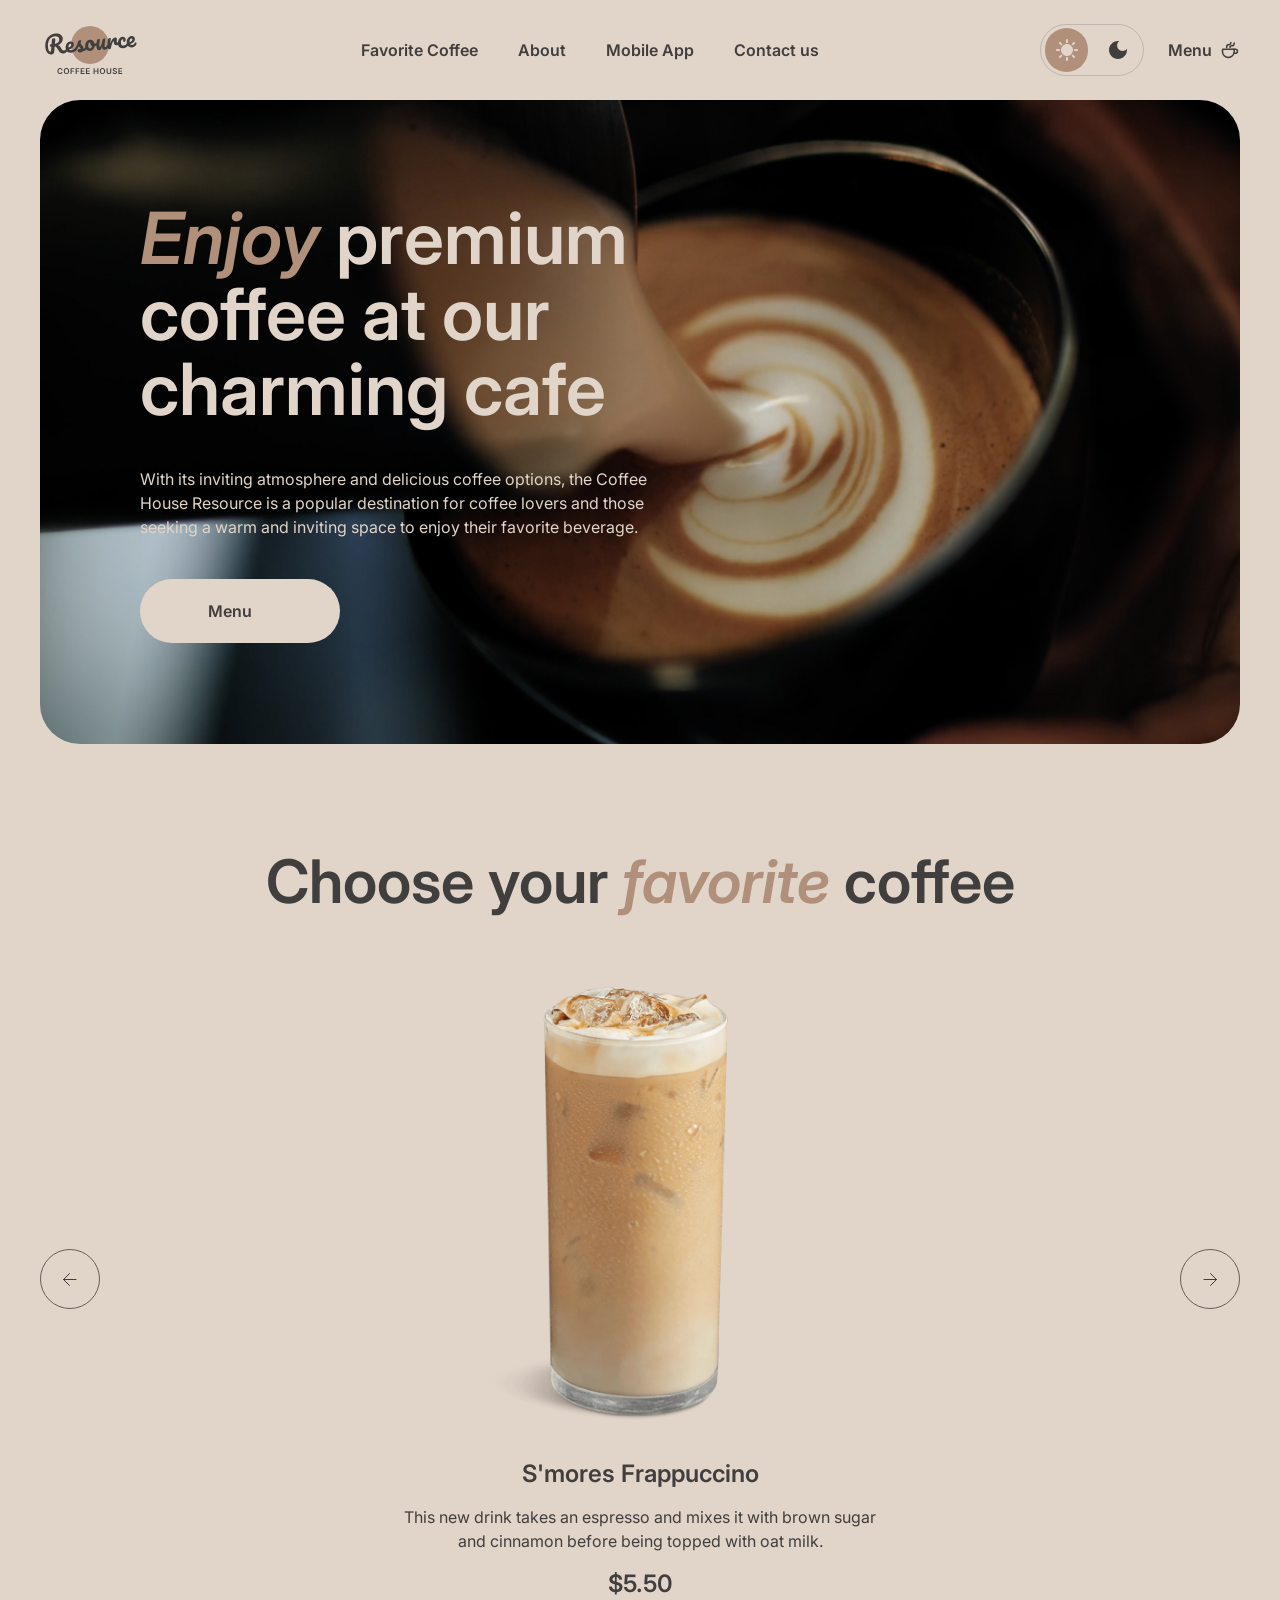
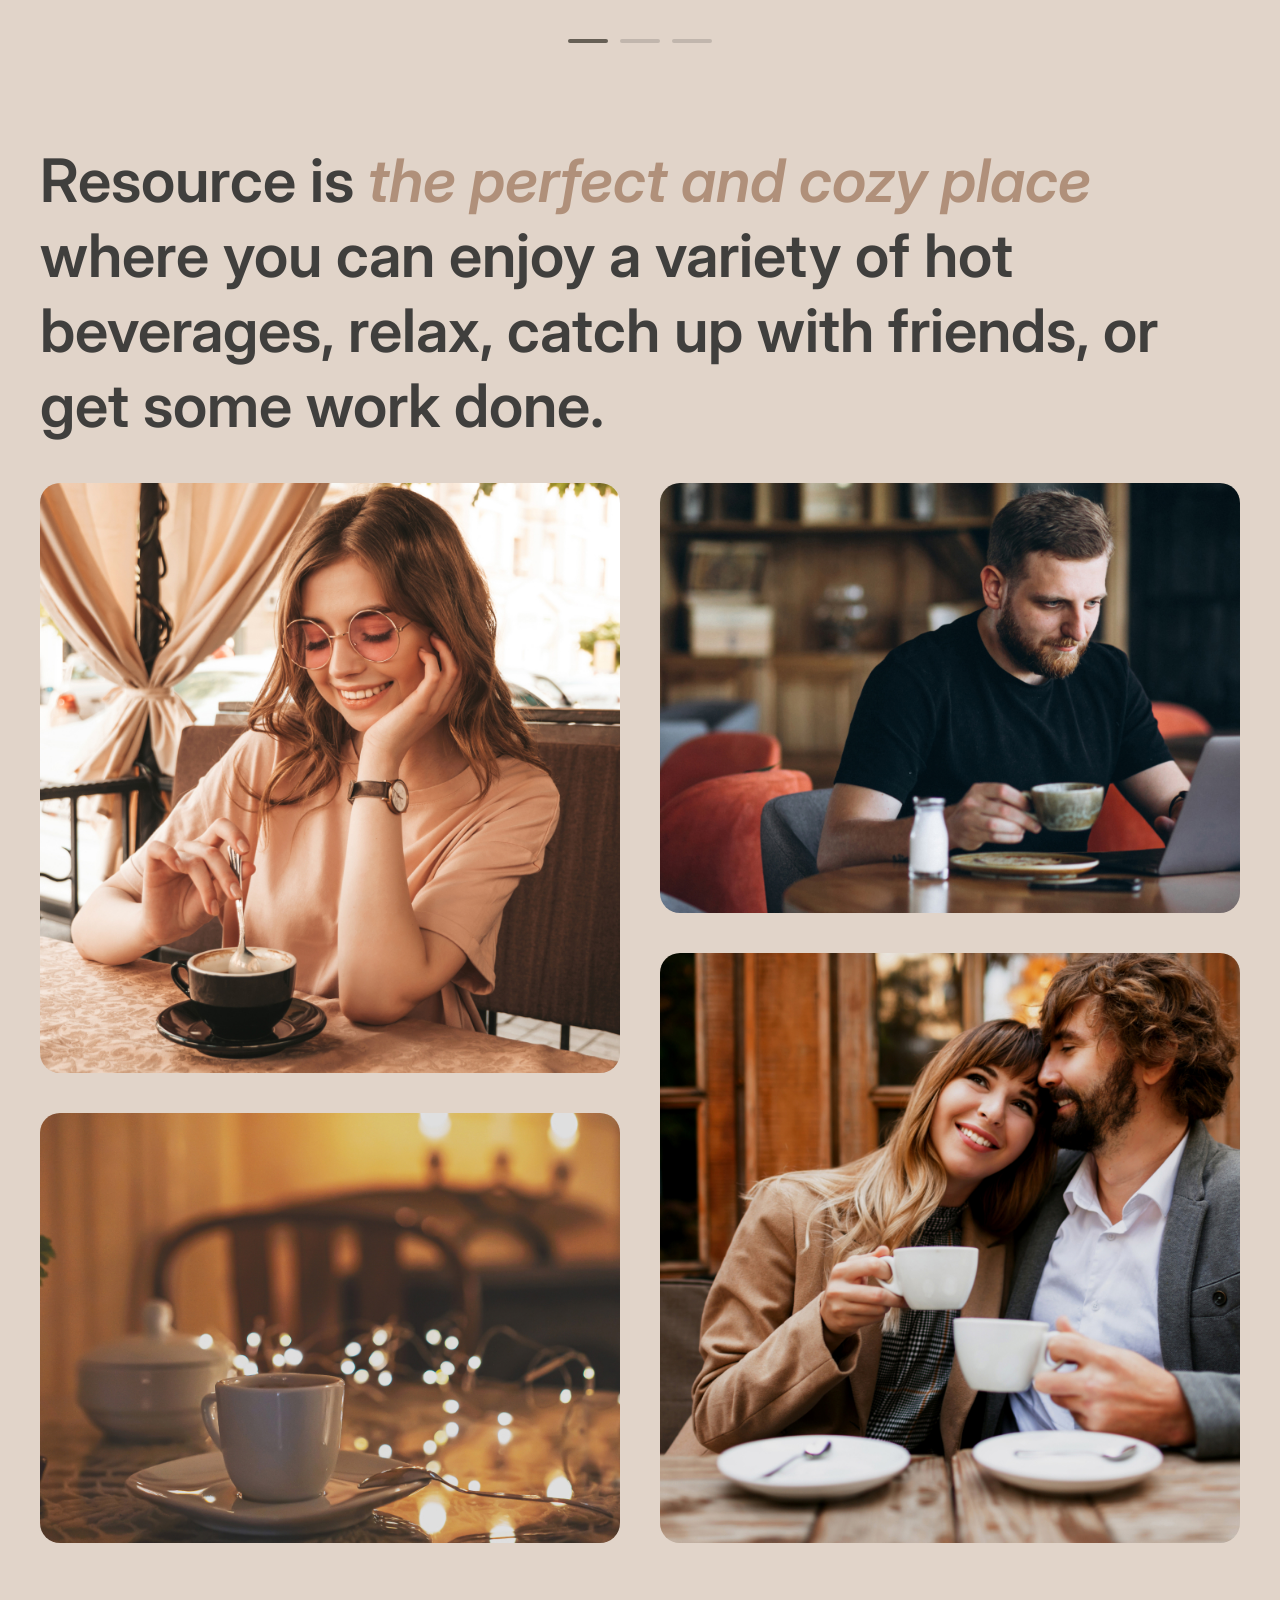
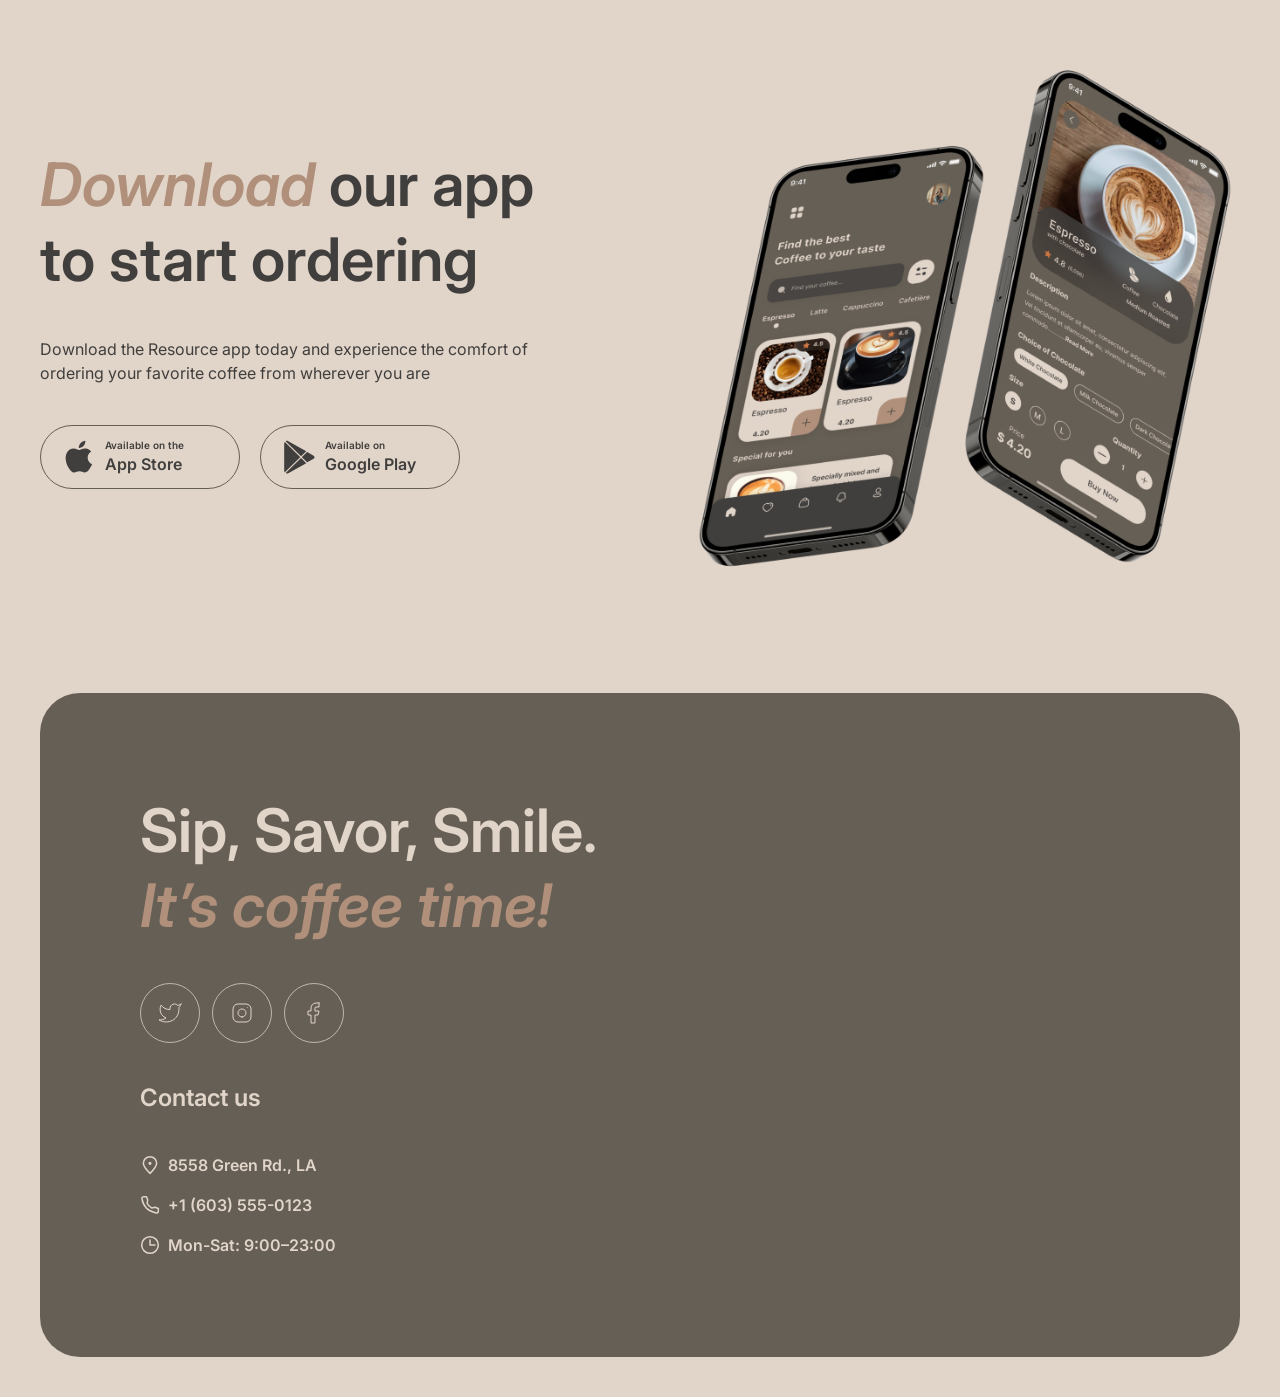
<file: index.html>
<!DOCTYPE html>
<html lang="en">

<head>
  <meta charset="UTF-8">
  <meta http-equiv="X-UA-Compatible" content="IE=edge">
  <meta name="viewport" content="width=device-width, initial-scale=1.0">
  <link rel="preconnect" href="https://fonts.googleapis.com">
  <link rel="preconnect" href="https://fonts.gstatic.com" crossorigin>
  <link href="https://fonts.googleapis.com/css2?family=Inter:ital,wght@0,400;0,600;1,600&display=swap" rel="stylesheet">

  <link rel="icon" href="./assets/icons/coffee-cup.svg" type="image/svg+xml">
  <title>Coffee House</title>

  <link rel="stylesheet" href="./css/global.css">
  <link rel="stylesheet" href="./css/style.css">
  <link rel="stylesheet" href="./css/tablet.css">
  <link rel="stylesheet" href="./css/mobile.css">

</head>

<body>
  <header class="header">
    <div class="header__inner container">
      <a href="./index.html" aria-label="Coffee House home" class="logo">
        <img src="./assets/icons/logo.svg" alt="Coffee House" class="logo__img logo__img--light">
        <img src="./assets/icons/logo-dark.svg" alt="Coffee House" class="logo__img logo__img--dark">
      </a>

      <nav class="nav">
        <ul class="nav__list">
          <li class="nav__item">
            <a href="#favorite-coffee" class="nav__link">Favorite Coffee</a>
          </li>
          <li class="nav__item">
            <a href="#about" class="nav__link">About</a>
          </li>
          <li class="nav__item">
            <a href="#mobile-app" class="nav__link">Mobile App</a>
          </li>
          <li class="nav__item">
            <a href="#contacts" class="nav__link">Contact us</a>
          </li>
        </ul>
      </nav>
      <div class="header__actions">
        <button class="theme-switcher" type="button" aria-label="Switch theme">
          <span class="theme-switcher__item theme-switcher__item--sun">
            <img class="theme-switcher__sun" src="./assets/icons/sun.svg" alt="">
          </span>

          <span class="theme-switcher__item theme-switcher__item--moon">
            <img class="theme-switcher__moon" src="./assets/icons/moon.svg" alt="">
          </span>
        </button>

        <button class="burger" type="button" aria-label="Open menu">
          <span class="burger__line"></span>
          <span class="burger__line"></span>
        </button>
        <a href="./menu/" class="menu-link">
          <span>Menu</span>
          <img src="./assets/icons/coffee-cup.svg" alt="" class="menu-link__icon">
        </a>

      </div>
    </div>
  </header>

  <div class="mobile-menu">
    <nav class="mobile-menu__nav">
      <a href="#favorite-coffee" class="mobile-menu__link">
        Favorite Coffee
      </a>
      <a href="#about" class="mobile-menu__link">
        About
      </a>
      <a href="#mobile-app" class="mobile-menu__link">
        Mobile App
      </a>
      <a href="#contacts" class="mobile-menu__link">
        Contact us
      </a>
      <a href="./menu/" class="mobile-menu__link mobile-menu__link--menu">
        <span>Menu</span>
        <img src="./assets/icons/coffee-cup.svg" alt="" class="mobile-menu__icon">
      </a>
    </nav>
  </div>

  <main class="main">
    <section class="container hero">
      <div class="hero__inner">
        <div class="hero__content">
          <h1 class="hero__title">
            <span class="accent">Enjoy</span> premium coffee at our charming cafe
          </h1>
          <p class="hero__text">With its inviting atmosphere and delicious coffee options, the Coffee House Resource is
            a
            popular destination for coffee lovers and those seeking a warm and inviting space to enjoy their favorite
            beverage.</p>
          <a href="./menu/" class="hero__button">
            <span>Menu</span>
            <img class="hero__button-icon" src="./assets/icons/coffee-cup.svg" alt="" aria-hidden="true">
          </a>
        </div>
      </div>
    </section>
    <section class="favorite-coffee" id="favorite-coffee">
      <div class="container favorite-coffee__inner">
        <h2 class="favorite-coffee__title">
          Choose your
          <span class="accent">favorite</span>
          coffee
        </h2>

        <div class="slider">
          <button class="slider__button slider__button--prev" type="button" aria-label="Previous coffee">
            <svg class="slider__arrow" width="14" height="13" viewBox="0 0 14 13" fill="none" aria-hidden="true">
              <path d="M13 6.5H0.5M6.5 12.5L0.5 6.5L6.5 0.5" stroke="currentColor" stroke-linecap="round"
                stroke-linejoin="round" />
            </svg>
          </button>
          <div class="slider__content">
            <img class="slider__image" src="./assets/images/coffee-slider-1.png" alt="S'mores Frappuccino">
            <div class="slider__info">
              <h3 class="slider__title">S'mores Frappuccino</h3>
              <p class="slider__description">
                This new drink takes an espresso and mixes it with brown
                sugar and cinnamon before being topped with oat milk.
              </p>
              <p class="slider__price">$5.50</p>
            </div>
          </div>
          <button class="slider__button slider__button--next" type="button" aria-label="Next coffee">
            <svg class="slider__arrow" width="14" height="13" viewBox="0 0 14 13" fill="none" aria-hidden="true">
              <path d="M13 6.5H0.5M6.5 12.5L0.5 6.5L6.5 0.5" stroke="currentColor" stroke-linecap="round"
                stroke-linejoin="round" />
            </svg>
          </button>

        </div>
        <div class="slider__controls">
          <span class="slider__control slider__control--active"></span>
          <span class="slider__control"></span>
          <span class="slider__control"></span>
        </div>
      </div>
    </section>
    <section class="about" id="about">
      <div class="container about__inner">
        <h2 class="about__title">
          Resource is
          <span class="accent">the perfect and cozy place</span>
          where you can enjoy a variety of hot beverages, relax,
          catch up with friends, or get some work done.
        </h2>

        <div class="about__images">
          <div class="about__column">
            <div class="about__image-box about__image-box--large">
              <img class="about__image" src="./assets/images/about-1.jpg" alt="Woman drinking coffee">
            </div>

            <div class="about__image-box about__image-box--small">
              <img class="about__image" src="./assets/images/about-2.jpg" alt="Cup of coffee">
            </div>
          </div>

          <div class="about__column">
            <div class="about__image-box about__image-box--small">
              <img class="about__image" src="./assets/images/about-3.jpg" alt="Man drinking coffee">
            </div>

            <div class="about__image-box about__image-box--large">
              <img class="about__image" src="./assets/images/about-4.jpg" alt="Coffee">
            </div>
          </div>
        </div>
      </div>
    </section>
    <section class="mobile-app" id="mobile-app">
      <div class="container mobile-app__inner">
        <div class="mobile-app__offer">
          <h2 class="mobile-app__title">
            <span class="accent">Download</span>
            our app to start ordering
          </h2>

          <p class="mobile-app__text">
            Download the Resource app today and experience the comfort of
            ordering your favorite coffee from wherever you are
          </p>

          <div class="mobile-app__buttons">
            <a class="store-button" href="https://www.apple.com/app-store/" target="_blank"
              aria-label="Download on the App Store">
              <img class="store-button__icon" src="./assets/icons/apple.svg" alt="">


              <span class="store-button__text">
                <span class="store-button__caption">Available on the</span>
                <span class="store-button__name">App Store</span>
              </span>
            </a>

            <a class="store-button" href="https://play.google.com/store" target="_blank"
              aria-label="Get it on Google Play">
              <img class="store-button__icon" src="./assets/icons/google.svg" alt="">



              <span class="store-button__text">
                <span class="store-button__caption">Available on</span>
                <span class="store-button__name">Google Play</span>
              </span>
            </a>
          </div>
        </div>

        <div class="mobile-app__screens">
          <img class="mobile-app__image" src="./assets/images/mobile-screens.png" alt="mobile application">
        </div>

      </div>
    </section>
  </main>
  <footer class="contacts" id="contacts">
    <div class="container">
      <div class="contacts__inner">
        <div class="contacts__offer">
          <h2 class="contacts__title">
            Sip, Savor, Smile.
            <span class="accent">It’s coffee time!</span>
          </h2>

          <div class="contacts__socials">
            <a class="social-button" href="https://x.com/" target="_blank" rel="noopener noreferrer"
              aria-label="Twitter">
              <img src="./assets/icons/twitter.svg" alt="">
            </a>

            <a class="social-button" href="https://www.instagram.com/" target="_blank" rel="noopener noreferrer"
              aria-label="Instagram">
              <img src="./assets/icons/instagram.svg" alt="">
            </a>

            <a class="social-button" href="https://www.facebook.com/" target="_blank" rel="noopener noreferrer"
              aria-label="Facebook">
              <img src="./assets/icons/facebook.svg" alt="">
            </a>
          </div>

          <div class="contacts__info">
            <h3 class="contacts__subtitle">Contact us</h3>

            <div class="contacts__list">
              <a class="contacts__link" href="https://maps.google.com/?q=8558+Green+Rd+LA" target="_blank"
                rel="noopener noreferrer">
                <img class="contacts__icon" src="./assets/icons/pin-alt.svg" alt="">
                <span>8558 Green Rd., LA</span>
              </a>

              <a class="contacts__link" href="tel:+16035550123">
                <img class="contacts__icon" src="./assets/icons/phone.svg" alt="">
                <span>+1 (603) 555-0123</span>
              </a>

              <p class="contacts__schedule">
                <img class="contacts__icon" src="./assets/icons/clock.svg" alt="">
                <span>Mon-Sat: 9:00–23:00</span>
              </p>
            </div>
          </div>
        </div>
      </div>
  </footer>
  <script src="./js/main.js"></script>
</body>


</html>
</file>
<file: css/global.css>
:root {
  /* Text */
  --color-text-primary: #403f3d;
  --color-text-inverse: #e1d4c9;
  --color-text-accent: #b0907a;

  /* Background */
  --color-bg-page: #e1d4c9;
  --color-bg-container: #665f55;
  --color-bg-overlay: rgb(64 63 61 / 80%);

  /* Border */
  --color-border-primary: #c1b6ad;
  --color-border-inverse: #665f55;
}

[data-theme='dark'] {
  --color-text-primary: #e1d4c9;
  --color-text-inverse: #e1d4c9;
  --color-text-accent: #b0907a;
  --color-bg-page: #292826;
  --color-bg-container: #403f3d;
  --color-bg-overlay: rgb(41 40 38 / 80%);
  --color-border-primary: #665f55;
  --color-border-inverse: #c1b6ad;
}

* {
  box-sizing: border-box;
}

html {
  scroll-behavior: smooth;
}

body {
  margin: 0;
  font-family: 'Inter', sans-serif;
  font-size: 16px;
  font-weight: 400;
  line-height: 150%;
  color: var(--color-text-primary);
  background-color: var(--color-bg-page);
}

img {
  display: block;
  max-width: 100%;
}

a {
  color: inherit;
  text-decoration: none;
}

ul {
  margin: 0;
  padding: 0;
  list-style: none;
}

.container {
  width: 100%;
  max-width: 1440px;
  margin: 0 auto;
  padding: 0 40px;
}
</file>
<file: css/style.css>
.header {
  padding-block: 20px;
}

.header__inner {
  display: flex;
  align-items: center;
}

.logo {
  display: block;
}

.logo__img {
  display: block;
  height: 60px;
  width: auto;
}

.logo__img--dark {
  display: none;
}

[data-theme='dark'] .logo__img--light {
  display: none;
}

[data-theme='dark'] .logo__img--dark {
  display: block;
}

.nav {
  flex: 1;
  display: flex;
  justify-content: center;
}

.nav__list {
  display: flex;
  align-items: center;
  gap: 40px;
}

.nav__link,
.menu-link {
  font-size: 16px;
  font-weight: 600;
  line-height: 150%;
  letter-spacing: 0;
}

.menu-link {
  display: flex;
  align-items: center;
  gap: 8px;
  white-space: nowrap;
}

.menu-link__icon {
  display: block;
  width: 20px;
  height: auto;
}

.hero__inner {
  min-height: 644px;
  padding: 100px;
  border-radius: 40px;
  background-image: url('../assets/images/hero.jpg');
  background-size: cover;
  background-position: center;
  background-repeat: no-repeat;
}

.hero__content {
  display: flex;
  flex-direction: column;
  align-items: flex-start;
  max-width: 530px;
  gap: 40px;
}

.hero__button {
  display: flex;
  align-items: center;
  justify-content: center;
  width: 200px;
  height: 64px;
  border-radius: 100px;
  font-size: 16px;
  font-weight: 600;
  line-height: 150%;
  color: var(--color-text-primary);
  background-color: var(--color-bg-page);
}

.hero__title {
  margin: 0;
  font-size: 72px;
  font-weight: 600;
  line-height: 105%;
  color: var(--color-text-inverse);
}

.accent {
  font-style: italic;
  color: var(--color-text-accent);
}

.hero__text {
  margin: 0;
  font-size: 16px;
  font-weight: 400;
  line-height: 150%;
  color: var(--color-text-inverse);
}

.favorite-coffee {
  padding-top: 100px;
}

.favorite-coffee__inner {
  display: flex;
  flex-direction: column;
  gap: 40px;
}

.favorite-coffee__title {
  margin: 0;
  text-align: center;
  font-size: 60px;
  font-weight: 600;
  line-height: 125%;
  color: var(--color-text-primary);
}


.slider {
  display: flex;
  align-items: center;
  justify-content: space-between;
}

.slider__content {
  display: flex;
  flex-direction: column;
  align-items: center;
  gap: 20px;
  transition:
    opacity 0.3s ease,
    transform 0.3s ease;
}

.slider__content--changing {
  opacity: 0;
  transform: translateX(20px);
}


.slider__image {
  display: block;
  width: 480px;
  height: 480px;
  object-fit: contain;
}

.slider__info {
  display: flex;
  flex-direction: column;
  align-items: center;
  gap: 16px;
  max-width: 480px;
  text-align: center;
}

.slider__title {
  margin: 0;
  font-size: 24px;
  font-weight: 600;
  line-height: 125%;
}

.slider__description {
  margin: 0;
  font-size: 16px;
  font-weight: 400;
  line-height: 150%;
}

.slider__price {
  margin: 0;
  font-size: 24px;
  font-weight: 600;
  line-height: 125%;
}

.slider__button {
  display: flex;
  align-items: center;
  justify-content: center;
  width: 60px;
  height: 60px;
  padding: 0;
  flex-shrink: 0;
  border: 1px solid var(--color-border-inverse);
  border-radius: 50%;
  color: var(--color-text-primary);
  background-color: transparent;
  cursor: pointer;
}

.slider__button--next .slider__arrow {
  transform: rotate(180deg);
}


.slider__controls {
  display: flex;
  justify-content: center;
  gap: 12px;
}

.slider__control {
  display: block;
  width: 40px;
  height: 4px;
  border-radius: 100px;
  background-color: var(--color-border-primary);
  cursor: pointer;
  transition: background-color 0.3s ease;

}

.slider__control--active {
  background-color: var(--color-border-inverse);
}

.about {
  padding-top: 100px;
}

.about__inner {
  display: flex;
  flex-direction: column;
  gap: 40px;
}

.about__title {
  margin: 0;
  font-size: 60px;
  font-weight: 600;
  line-height: 125%;
  color: var(--color-text-primary);
}

.about__images {
  display: flex;
  gap: 40px;
  width: 100%;
  max-width: 1360px;
}

.about__column {
  display: flex;
  flex: 1;
  flex-direction: column;
  gap: 40px;
}

.about__image-box {
  overflow: hidden;
  width: 100%;
  border-radius: 20px;
}

.about__image-box--large {
  height: 590px;
}

.about__image-box--small {
  height: 430px;
}

.about__image {
  width: 100%;
  height: 100%;
  object-fit: cover;
}

.mobile-app {
  padding-top: 100px;
}

.mobile-app__inner {
  display: flex;
  justify-content: space-between;
  align-items: center;
  gap: 100px;
}

.mobile-app__offer {
  display: flex;
  flex: 1;
  flex-direction: column;
  gap: 40px;
  min-width: 0;
}

.mobile-app__screens {
  flex: 1;
  min-width: 0;
}

.mobile-app__image {
  display: block;
  width: 100%;
  height: auto;
}

.mobile-app__title {
  margin: 0;
  font-size: 60px;
  font-weight: 600;
  line-height: 125%;
  color: var(--color-text-primary);
}


.mobile-app__text {
  margin: 0;
  font-size: 16px;
  font-weight: 400;
  line-height: 150%;
  color: var(--color-text-primary);
}

.mobile-app__buttons {
  display: flex;
  gap: 20px;
}

.store-button {
  display: flex;
  align-items: center;
  gap: 8px;
  width: 200px;
  height: 64px;
  padding: 12px 20px;
  border: 1px solid var(--color-border-inverse);
  border-radius: 100px;
  color: var(--color-text-primary);
  background-color: transparent;
}

.store-button__icon {
  width: 36px;
  height: 36px;
}

.store-button__text {
  display: flex;
  flex-direction: column;
}

.store-button__caption {
  font-size: 10px;
  font-weight: 600;
  line-height: 140%;
}

.store-button__name {
  font-size: 16px;
  font-weight: 600;
  line-height: 150%;
}


.contacts {
  padding-top: 100px;
  padding-bottom: 40px;
}

.contacts__inner {
  display: flex;
  align-items: center;
  gap: 100px;
  padding: 100px;
  border-radius: 40px;
  background-color: var(--color-bg-container);
}

.contacts__offer {
  display: flex;
  flex: 1;
  flex-direction: column;
  gap: 40px;
  min-width: 0;
}

.contacts__title {
  margin: 0;
  font-size: 60px;
  font-weight: 600;
  line-height: 125%;
  color: var(--color-text-inverse);
}

.contacts__title .accent {
  display: block;
}

.contacts__socials {
  display: flex;
  gap: 12px;
}

.social-button {
  display: flex;
  align-items: center;
  justify-content: center;
  width: 60px;
  height: 60px;
  border: 1px solid var(--color-border-primary);
  border-radius: 50%;
  background-color: transparent;
}

.social-button img {
  display: block;
  width: 24px;
  height: 24px;
}

.contacts__info {
  display: flex;
  flex: 1;
  flex-direction: column;
  gap: 40px;
  min-width: 0;
}

.contacts__subtitle {
  margin: 0;
  font-size: 24px;
  font-weight: 600;
  line-height: 125%;
  color: var(--color-text-inverse);
}

.contacts__list {
  display: flex;
  flex-direction: column;
  align-items: flex-start;
  gap: 16px;
}

.contacts__link,
.contacts__schedule {
  display: flex;
  align-items: center;
  gap: 8px;
  margin: 0;
  font-size: 16px;
  font-weight: 600;
  line-height: 150%;
  color: var(--color-text-inverse);
}

.contacts__icon {
  display: block;
  width: 20px;
  height: 20px;
  flex-shrink: 0;
}


.header__actions {
  display: flex;
  align-items: center;
  gap: 24px;
}

.theme-switcher {
  display: flex;
  align-items: center;
  width: 104px;
  height: 52px;
  padding: 4px;
  gap: 8px;
  border: 1px solid var(--color-border-primary);
  border-radius: 100px;
  background-color: transparent;
  cursor: pointer;
}



.theme-switcher__item {
  display: flex;
  align-items: center;
  justify-content: center;

  width: 44px;
  height: 44px;

  border-radius: 100px;
}

.theme-switcher__item--sun {
  background-color: var(--color-text-accent);
}

[data-theme='dark'] .theme-switcher__item--sun {
  background-color: transparent;
}

[data-theme='dark'] .theme-switcher__item--moon {
  background-color: var(--color-text-accent);
}

.theme-switcher__sun {
  width: 22px;
  height: 22px;
}

.theme-switcher__moon {
  width: 18px;
  height: 18px;
}

.burger {
  display: none;
  align-items: center;
  justify-content: center;
  flex-direction: column;
  gap: 8px;
  width: 44px;
  height: 44px;
  padding: 0;
  border: 1px solid var(--color-border-inverse);
  border-radius: 100px;
  background-color: transparent;
  cursor: pointer;
}

.burger__line {
  display: block;
  width: 18px;
  height: 1px;
  background-color: var(--color-text-primary);
}

.menu__inner {
  display: flex;
  flex-direction: column;
  align-items: center;
  gap: 40px;
}


.menu__refresh {
  display: none;
}

.menu__title {
  max-width: 800px;
  margin: 0;
  font-size: 60px;
  font-weight: 600;
  line-height: 125%;
  text-align: center;
  color: var(--color-text-primary);
}

.menu__tabs {
  display: flex;
  align-items: center;
  justify-content: center;
  gap: 16px;
}

.menu-tab {
  display: flex;
  align-items: center;
  gap: 8px;
  height: 46px;
  padding: 8px 16px 8px 8px;
  border: 1px solid var(--color-border-primary);
  border-radius: 100px;
  font-family: inherit;
  font-size: 16px;
  font-weight: 600;
  line-height: 150%;
  color: var(--color-text-primary);
  background-color: transparent;
  cursor: pointer;
}

.menu-tab--active {
  color: var(--color-text-inverse);
  background-color: var(--color-bg-container);
  border-color: var(--color-bg-container);
}

.menu-tab__icon {
  display: flex;
  align-items: center;
  justify-content: center;
  width: 30px;
  height: 30px;
  flex-shrink: 0;
  border-radius: 50%;
  background-color: var(--color-bg-page);
}


.menu__cards {
  display: grid;
  grid-template-columns: repeat(4, 1fr);
  gap: 40px;
  width: 100%;
  max-width: 1360px;
}

.menu-card {
  overflow: hidden;
  width: 100%;
  height: 506px;
  border: 1px solid var(--color-border-primary);
  border-radius: 40px;
}

.menu-card__image-box {
  overflow: hidden;
  width: 100%;
  height: 310px;
  border-radius: 40px;
}

.menu-card__image {
  width: 100%;
  height: 100%;
  object-fit: cover;
  transform: scale(1.1);
  transition: transform 0.5s ease;
}

.menu-card__description {
  display: flex;
  flex-direction: column;
  justify-content: space-between;
  height: 196px;
  padding: 20px;
}

.menu-card:hover .menu-card__image {
  transform: scale(1);
}

.menu-card__info {
  display: flex;
  flex-direction: column;
  gap: 12px;
}

.menu-card__title,
.menu-card__price {
  margin: 0;
  font-size: 24px;
  font-weight: 600;
  line-height: 125%;
  color: var(--color-text-primary);
}

.menu-card__text {
  margin: 0;
  font-size: 16px;
  font-weight: 400;
  line-height: 150%;
  color: var(--color-text-primary);
}


.nav__link,
.menu-link,
.hero__button,
.menu-tab,
.store-button,
.slider__button,
.social-button,
.contacts__link,
.theme-switcher__item {
  transition:
    color 0.3s ease,
    background-color 0.3s ease,
    border-color 0.3s ease;
}

.hero__button-icon {
  width: 20px;
  height: 20px;

  opacity: 0;
  transform: translateX(-4px);

  transition:
    opacity 0.3s ease,
    transform 0.3s ease;
}

.hero__button:hover .hero__button-icon {
  opacity: 1;
  transform: translateX(0);
}

.nav__link,
.menu-link,
.contacts__link {
  position: relative;
}

.nav__link::after,
.menu-link::after,
.contacts__link::after {
  content: '';
  position: absolute;
  right: 0;
  bottom: -4px;
  left: 0;

  height: 2px;

  background-color: currentColor;

  transform: scaleX(0);
  transform-origin: center;
  transition: transform 0.3s ease;
}

.nav__link:hover::after,
.menu-link:hover::after,
.contacts__link:hover::after {
  transform: scaleX(1);
}


.store-button__icon {
  transition: filter 0.3s ease;
}

[data-theme='dark'] .store-button__icon {
  filter: brightness(0) saturate(100%) invert(91%) sepia(11%) saturate(335%) hue-rotate(344deg) brightness(94%) contrast(88%);
}


.product-modal[hidden] {
  display: none;
}

.product-modal {
  position: fixed;
  z-index: 1000;
  inset: 0;
}

.product-modal__overlay {
  display: flex;
  align-items: center;
  justify-content: center;
  width: 100%;
  height: 100%;
  padding: 40px;
  background-color: var(--color-bg-overlay);
}

.product-modal__content {
  display: flex;
  gap: 20px;
  width: 100%;
  max-width: 800px;
  padding: 16px;
  border-radius: 40px;
  color: var(--color-text-primary);
  background-color: var(--color-bg-page);
}

.product-modal__image-box {
  flex: 0 0 310px;
  width: 310px;
  height: 310px;
  overflow: hidden;
  border-radius: 40px;
}

.product-modal__image {
  width: 100%;
  height: 100%;
  object-fit: cover;
  transform: scale(1.1);
}

.product-modal__info {
  display: flex;
  flex: 1;
  flex-direction: column;
  gap: 20px;
  min-width: 0;
}

.product-modal__title {
  margin: 0 0 12px;
  font-size: 24px;
  font-weight: 600;
  line-height: 125%;
}

.product-modal__description,
.product-modal__label {
  margin: 0;
}

.product-modal__label {
  margin-bottom: 8px;
}

.product-modal__options {
  display: flex;
  flex-wrap: wrap;
  gap: 8px;
}

.product-modal__option {
  display: flex;
  align-items: center;
  gap: 8px;
  min-height: 46px;
  padding: 8px 16px 8px 8px;
  border: 1px solid var(--color-border-primary);
  border-radius: 100px;
  font-family: inherit;
  font-size: 16px;
  font-weight: 600;
  line-height: 150%;
  color: var(--color-text-primary);
  background-color: transparent;
  cursor: pointer;
}

.product-modal__option-icon {
  display: flex;
  align-items: center;
  justify-content: center;
  width: 30px;
  height: 30px;
  flex-shrink: 0;
  border-radius: 50%;
  background-color: var(--color-border-primary);
}

.product-modal__option--active {
  color: var(--color-text-inverse);
  border-color: var(--color-bg-container);
  background-color: var(--color-bg-container);
}

.product-modal__option--active .product-modal__option-icon {
  color: var(--color-text-primary);
  background-color: var(--color-bg-page);
}

.product-modal__total {
  display: flex;
  justify-content: space-between;
  font-size: 24px;
  font-weight: 600;
  line-height: 125%;
}

.product-modal__note {
  display: flex;
  gap: 8px;
  margin: 0;
  padding-top: 12px;
  border-top: 1px solid var(--color-border-primary);
  font-size: 10px;
  font-weight: 600;
  line-height: 140%;
}

.product-modal__note p {
  margin: 0;
}

.product-modal__close {
  width: 100%;
  min-height: 44px;
  padding: 10px;
  border: 1px solid var(--color-border-inverse);
  border-radius: 100px;
  font-family: inherit;
  font-size: 16px;
  font-weight: 600;
  line-height: 150%;
  color: var(--color-text-primary);
  background-color: transparent;
  cursor: pointer;
}

.product-modal__option,
.product-modal__close {
  transition:
    color 0.3s ease,
    background-color 0.3s ease,
    border-color 0.3s ease;
}

.product-modal__close:hover {
  color: var(--color-text-inverse);
  background-color: var(--color-bg-container);
}

.mobile-menu {
  position: fixed;
  z-index: 900;
  top: 100px;
  right: 0;
  bottom: 0;
  left: 0;

  display: flex;
  justify-content: center;

  padding: 60px 40px;

  background-color: var(--color-bg-page);

  transform: translateX(100%);
  visibility: hidden;

  transition:
    transform 0.4s ease,
    visibility 0.4s;
}

.mobile-menu--open {
  transform: translateX(0);
  visibility: visible;
}

.mobile-menu__nav {
  display: flex;
  flex-direction: column;
  align-items: center;
  gap: 60px;
}

.mobile-menu__link {
  font-size: 32px;
  font-weight: 600;
  line-height: 125%;
}

.mobile-menu__link--menu {
  display: flex;
  align-items: center;
  gap: 16px;
  margin-top: 40px;
}

.mobile-menu__icon {
  width: 40px;
  height: 40px;
}

.burger__line {
  transition:
    transform 0.3s ease,
    opacity 0.3s ease;
}

.burger--open .burger__line:first-child {
  transform: translateY(4.5px) rotate(45deg);
}

.burger--open .burger__line:last-child {
  transform: translateY(-4.5px) rotate(-45deg);
}

/* hover */

.hero__button:hover {
  gap: 8px;
}

.menu-tab:not(.menu-tab--active):hover {
  color: var(--color-text-inverse);
  background-color: var(--color-bg-container);
  border-color: var(--color-bg-container);
}

.store-button:hover {
  color: var(--color-text-inverse);
  background-color: var(--color-bg-container);
  border-color: var(--color-bg-container);
}


.slider__button:hover {
  color: var(--color-text-inverse);
  background-color: var(--color-bg-container);
  border-color: var(--color-bg-container);
}

.social-button:hover {
  background-color: var(--color-bg-page);
  border-color: var(--color-bg-page);
}

.social-button img {
  transition: filter 0.3s ease;
}

.social-button:hover img {
  filter: brightness(0) saturate(100%) invert(22%) sepia(5%) saturate(364%) hue-rotate(5deg) brightness(94%) contrast(88%);
}

.store-button:hover .store-button__icon {
  filter: brightness(0) saturate(100%) invert(91%) sepia(11%) saturate(335%) hue-rotate(344deg) brightness(94%) contrast(88%);
}
</file>
<file: css/tablet.css>
@media (max-width: 1300px) {
  .menu__cards {
    grid-template-columns: repeat(2, 310px);
    justify-content: center;
  }
}

@media (max-width: 900px) {

  /* .nav,
  .menu-link {
    display: none;
  }

  .header__inner {
    justify-content: space-between;
  }

  .header__actions {
    gap: 24px;
  }

  .burger {
    display: flex;
  } */

  .mobile-app__buttons {
    flex-wrap: wrap;
  }
}

@media (max-width: 740px) {
  .menu__cards {
    grid-template-columns: 310px;
    justify-content: center;
  }
}

@media (max-width: 600px) {
  .hero__inner {
    padding: 60px 16px;
  }

  .hero__content {
    max-width: 100%;
  }

  .hero__title {
    font-size: 42px;
    line-height: 115%;
  }
}


@media (max-width: 768px) {

  .nav,
  .menu-link {
    display: none;
  }

  .header__inner {
    justify-content: space-between;
  }

  .header__actions {
    gap: 24px;
  }

  .burger {
    display: flex;
  }

  .mobile-menu {
    display: flex;
  }

  .hero__inner {
    min-height: 644px;
    padding: 100px 60px;
  }

  .hero__content {
    max-width: 530px;
  }

  .about__images {
    flex-direction: column;
    gap: 40px;
  }

  .about__column {
    width: 100%;
  }

  .about__image-box--small {
    display: none;
  }

  .about__image-box--large {
    width: 100%;
    height: 590px;
  }


  .mobile-app__inner {
    flex-direction: column;
    align-items: stretch;
    gap: 100px;
  }

  .mobile-app__offer {
    width: 100%;
  }

  .mobile-app__buttons {
    width: 420px;
  }

  .mobile-app__screens {
    display: flex;
    justify-content: center;
    width: 100%;
  }

  .mobile-app__image {
    width: 630px;
    max-width: 100%;
    height: auto;
  }

  .contacts__inner {
    flex-direction: column;
    align-items: flex-start;
    gap: 100px;
    padding: 100px 60px;
  }

  .contacts__offer,
  .contacts__info {
    width: 100%;
  }

  .contacts__link,
  .contacts__schedule {
    gap: 4px;
  }

  .menu__refresh {
    display: flex;
    align-items: center;
    justify-content: center;
    width: 60px;
    height: 60px;
    padding: 0;
    border: 1px solid var(--color-border-inverse);
    border-radius: 100px;
    background-color: transparent;
    cursor: pointer;
  }

  .menu__refresh-icon {
    width: 20px;
    height: 20px;
  }

  .product-modal__overlay {
    padding: 40px;
  }

  .product-modal__content {
    max-width: 688px;
  }
}
</file>
<file: css/mobile.css>
@media (max-width: 380px) {
  .container {
    padding-right: 16px;
    padding-left: 16px;
  }

  .header__actions {
    gap: 8px;
  }

  .hero__inner {
    min-height: 552px;
    padding: 60px 16px;
    border-radius: 40px;
  }

  .hero__content {
    max-width: 316px;
    gap: 40px;
  }

  .hero__title {
    font-size: 42px;
    font-weight: 600;
    line-height: 115%;
  }

  .hero__text {
    font-size: 16px;
    font-weight: 400;
    line-height: 150%;
  }

  .hero__button {
    width: 200px;
    height: 64px;
  }


  .favorite-coffee__title {
    font-size: 32px;
    line-height: 125%;
  }

  .slider {
    width: 100%;
  }

  .slider__button {
    display: none;
  }

  .slider__content {
    width: 100%;
    gap: 20px;
  }

  .slider__image {
    width: 348px;
    height: 348px;
  }

  .slider__info {
    width: 100%;
    max-width: 348px;
    gap: 16px;
  }

  .slider__title,
  .slider__price {
    font-size: 24px;
    font-weight: 600;
    line-height: 125%;
  }

  .slider__description {
    font-size: 16px;
    font-weight: 400;
    line-height: 150%;
  }

  .slider__controls {
    gap: 12px;
  }

  .about__title {
    font-size: 32px;
    line-height: 125%;
  }

  .about__images {
    width: 100%;
    gap: 40px;
  }

  .about__column {
    width: 100%;
  }

  .about__image-box--small {
    display: none;
  }

  .about__image-box--large {
    width: 100%;
    height: 590px;
    border-radius: 20px;
  }

  .mobile-app__inner {
    flex-direction: column;
    gap: 40px;
  }

  .mobile-app__offer {
    width: 100%;
    gap: 40px;
  }

  .mobile-app__title {
    font-size: 32px;
    line-height: 125%;
  }

  .mobile-app__text {
    font-size: 16px;
    line-height: 150%;
  }

  .mobile-app__buttons {
    flex-direction: column;
    gap: 20px;
    width: 200px;
  }

  .mobile-app__screens {
    width: 100%;
  }

  .mobile-app__image {
    width: 100%;
    height: auto;
  }

  .contacts__inner {
    flex-direction: column;
    align-items: flex-start;
    gap: 40px;

    padding: 60px 16px;
    border-radius: 40px;
  }

  .contacts__offer {
    width: 100%;
    gap: 40px;
  }

  .contacts__title {
    font-size: 32px;
    line-height: 125%;
  }

  .contacts__socials {
    gap: 12px;
  }

  .social-button {
    width: 60px;
    height: 60px;
  }

  .contacts__info {
    width: 100%;
    gap: 40px;
  }

  .contacts__subtitle {
    font-size: 24px;
    line-height: 125%;
  }

  .contacts__list {
    gap: 16px;
  }

  .contacts__link,
  .contacts__schedule {
    gap: 4px;
  }

  .menu__title {
    width: 100%;
    font-size: 32px;
    line-height: 125%;
  }

  .menu__tabs {
    gap: 8px;
  }

  .menu__cards {
    grid-template-columns: 310px;
    justify-content: center;
    gap: 40px;
  }

  .hero__button {
    width: 200px;
    height: 64px;
  }

  .product-modal__overlay {
    padding: 19px;
  }

  .product-modal__content {
    max-width: 342px;
  }

  .product-modal__image-box {
    display: none;
  }
}
</file>
